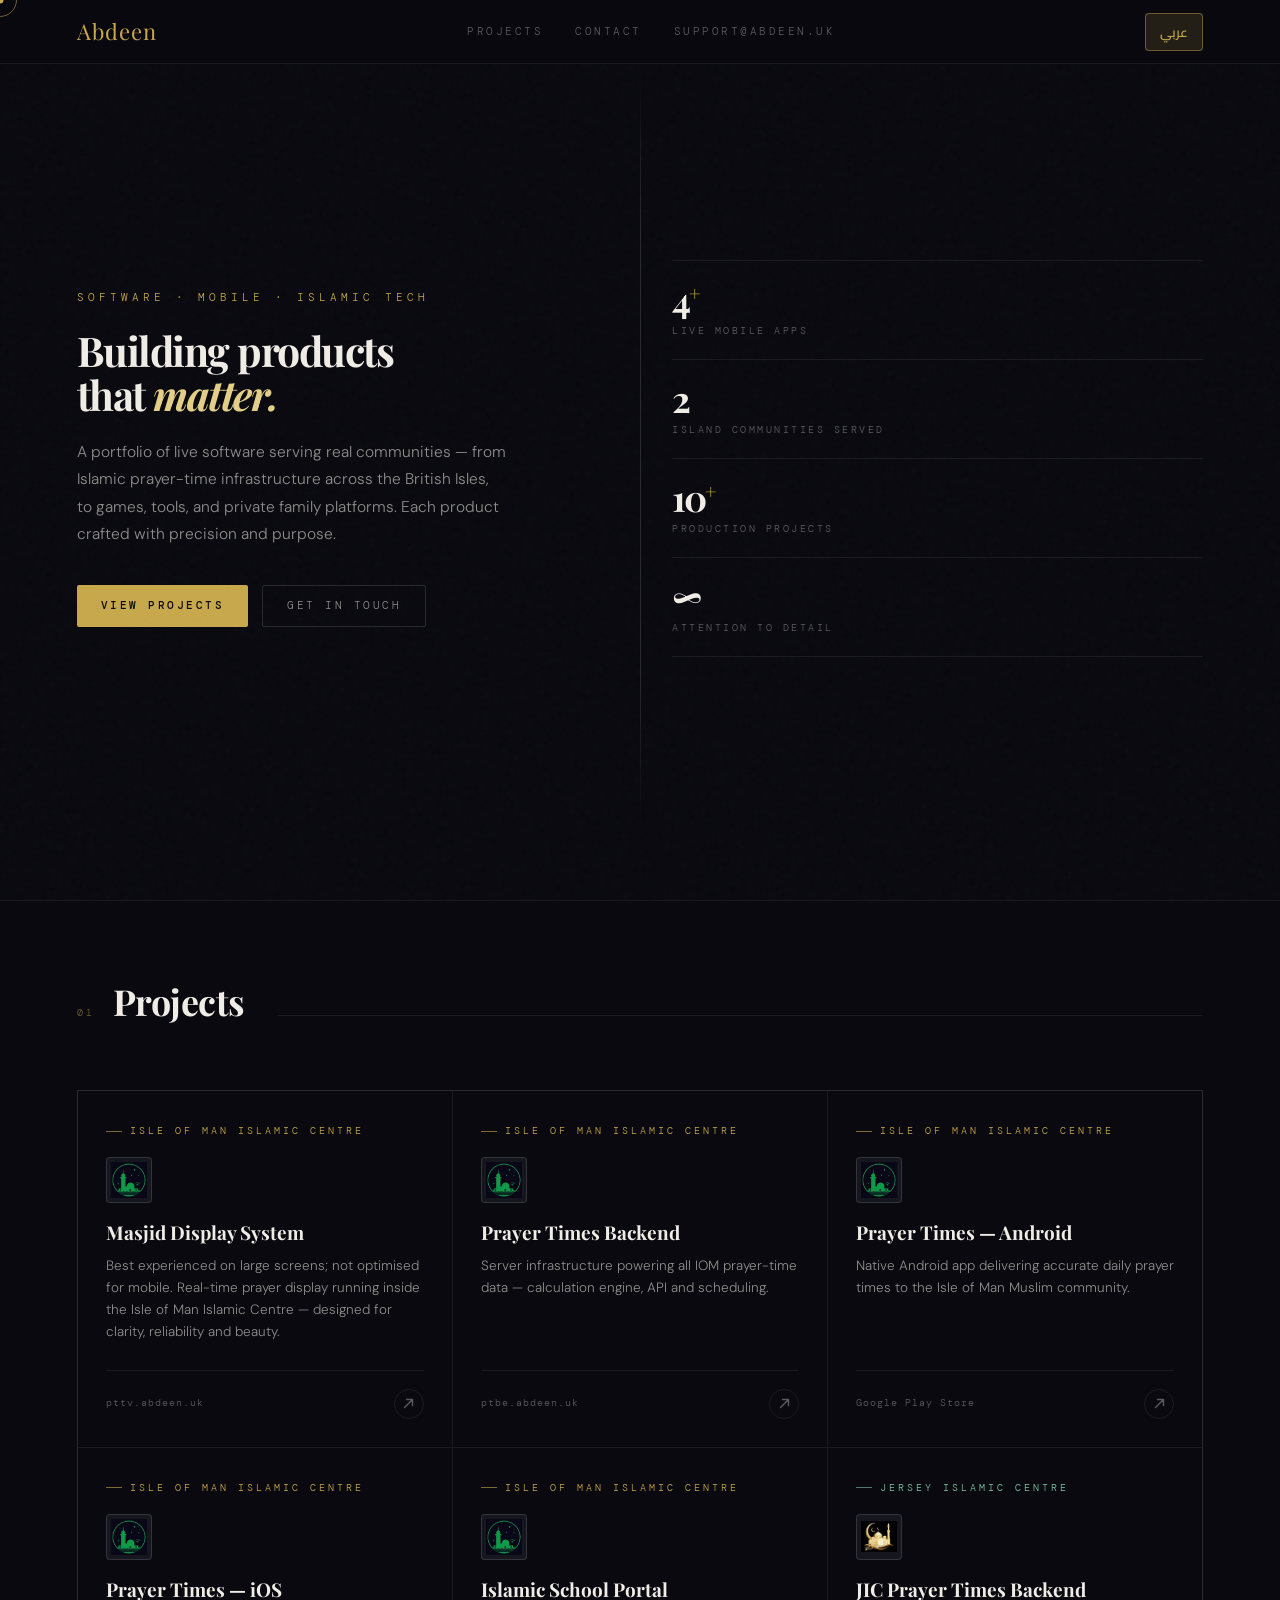
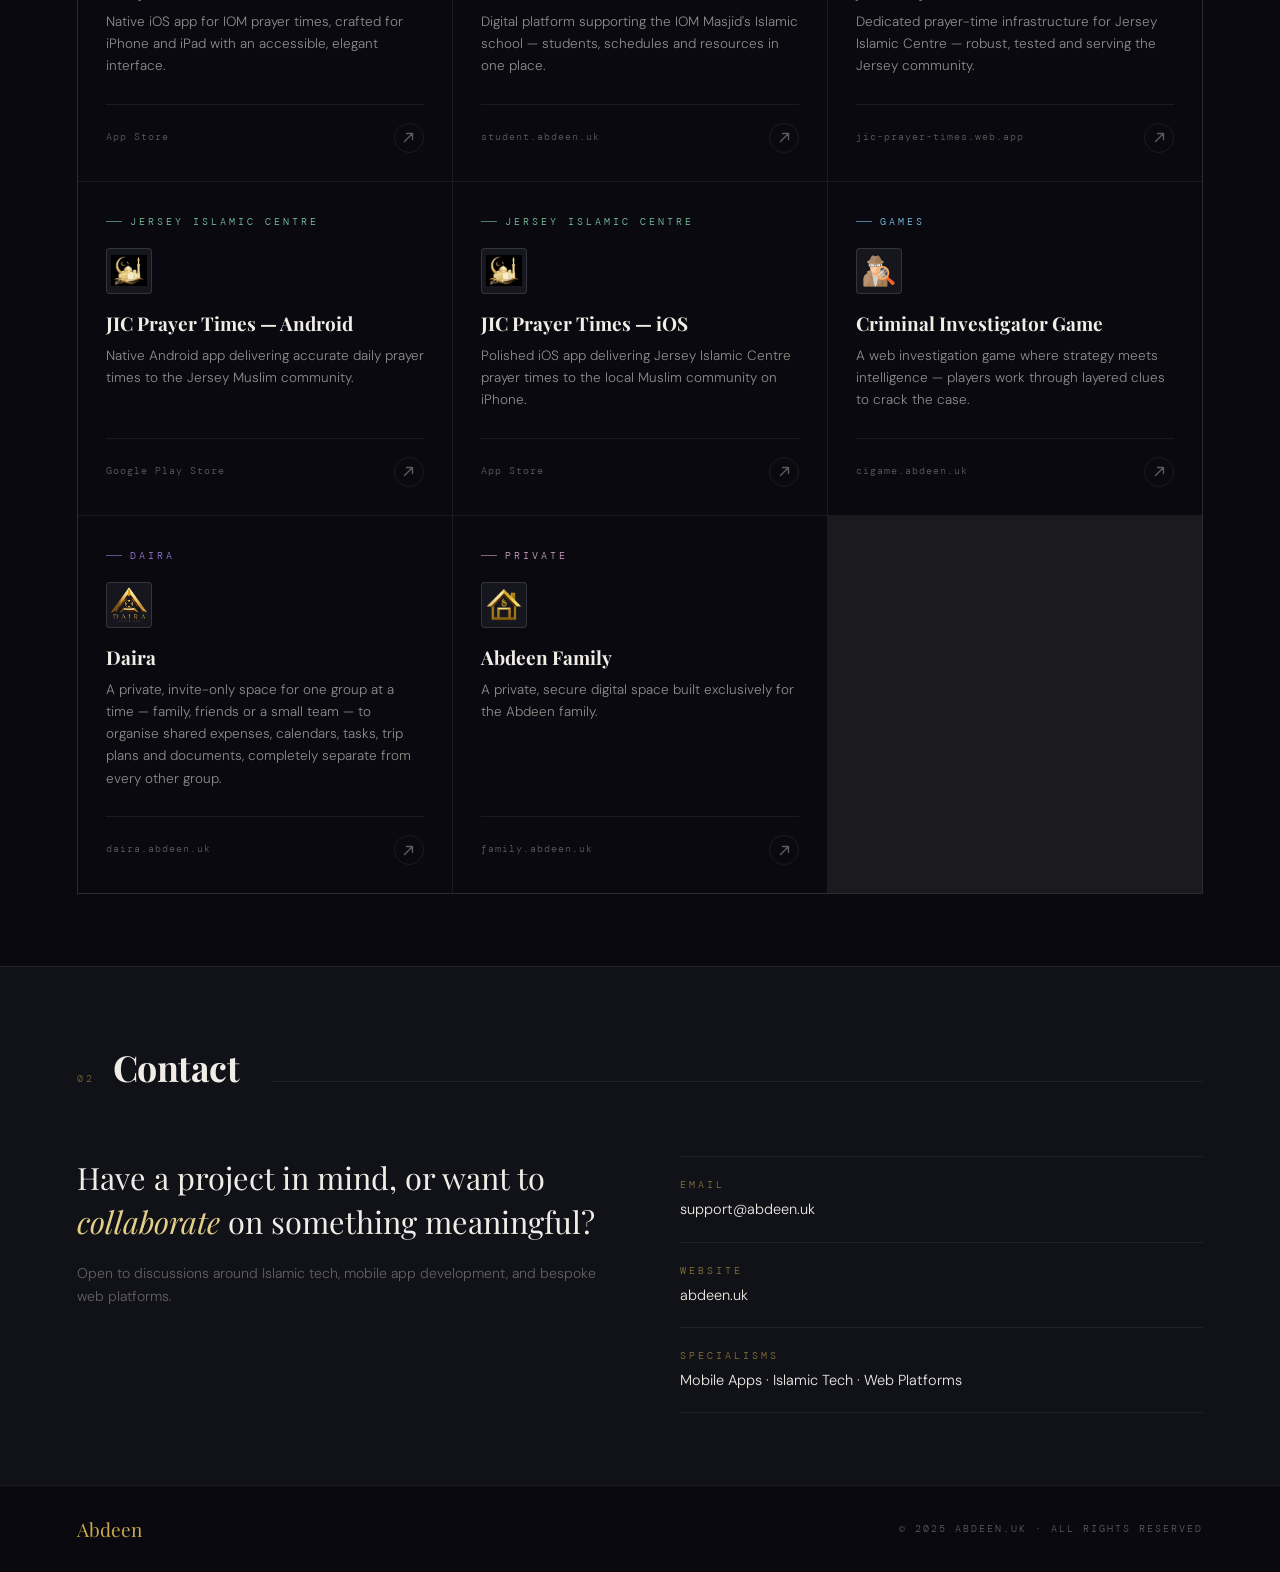
<file: index.html>
<!DOCTYPE html>
<html lang="en" dir="ltr">
<head>
  <meta charset="UTF-8">
  <meta name="viewport" content="width=device-width, initial-scale=1.0">
  <title>Abdeen — Digital Portfolio</title>

  <!-- Fonts -->
  <link rel="preconnect" href="https://fonts.googleapis.com">
  <link
    href="https://fonts.googleapis.com/css2?family=Playfair+Display:ital,wght@0,400;0,700;1,400&family=DM+Sans:wght@300;400;500&family=DM+Mono:wght@400;500&family=Cairo:wght@300;400;500;600;700&display=swap"
    rel="stylesheet"
  >

  <!-- Styles -->
  <link rel="stylesheet" href="css/styles.css">
  <link rel="icon" type="image/png" href="assets/images/abdeen-uk.png">
</head>
<body>

  <!-- ══ Custom Cursor ══════════════════════ -->
  <div id="cur"><div id="cur-dot"></div></div>
  <div id="cur-ring"></div>

  <!-- ══ Navigation ════════════════════════ -->
  <nav>
    <a class="nav-logo" href="#">Abdeen</a>
    <div class="nav-links">
      <a href="#projects" data-i18n="nav.projects">Projects</a>
      <a href="#contact-section" data-i18n="nav.contact">Contact</a>
      <a href="mailto:support@abdeen.uk">support@abdeen.uk</a>
    </div>
    <button class="lang-toggle" id="lang-toggle">عربي</button>
  </nav>

  <!-- ══ Hero ══════════════════════════════ -->
  <section id="hero">
    <div class="hero-vline"></div>

    <div class="hero-left">

      <p class="hero-eyebrow" data-i18n="hero.eyebrow">Software · Mobile · Islamic Tech</p>

      <h1 class="hero-title" data-i18n-html="hero.title">
        Building products<br>that <em>matter.</em>
      </h1>

      <p class="hero-sub" data-i18n="hero.sub">
        A portfolio of live software serving real communities — from Islamic
        prayer-time infrastructure across the British Isles, to games, tools,
        and private family platforms. Each product crafted with precision and
        purpose.
      </p>

      <div class="hero-ctas">
        <a href="#projects" class="btn btn-primary" data-i18n="hero.cta.primary">View Projects</a>
        <a href="mailto:support@abdeen.uk" class="btn btn-ghost" data-i18n="hero.cta.ghost">Get in Touch</a>
      </div>

    </div><!-- /hero-left -->

    <!-- Stats panel -->
    <div class="hero-stats">
      <div class="stat-item">
        <div class="stat-num">4<sup>+</sup></div>
        <div class="stat-label" data-i18n="stat.apps">Live mobile apps</div>
      </div>
      <div class="stat-item">
        <div class="stat-num">2</div>
        <div class="stat-label" data-i18n="stat.communities">Island communities served</div>
      </div>
      <div class="stat-item">
        <div class="stat-num">10<sup>+</sup></div>
        <div class="stat-label" data-i18n="stat.projects">Production projects</div>
      </div>
      <div class="stat-item">
        <div class="stat-num" style="font-size:36px;letter-spacing:0">∞</div>
        <div class="stat-label" data-i18n="stat.detail">Attention to detail</div>
      </div>
    </div><!-- /hero-stats -->

  </section><!-- /hero -->

  <!-- ══ Projects ═══════════════════════════ -->
  <section id="projects">
    <div class="sec-hdr reveal">
      <span class="sec-num">01</span>
      <h2 class="sec-title" data-i18n="sec.projects">Projects</h2>
      <div class="sec-rule"></div>
    </div>

    <!-- Cards injected here by main.js -->
    <div class="proj-grid" id="proj-grid"></div>
  </section>

  <!-- ══ Contact ════════════════════════════ -->
  <section id="contact-section">
    <div class="sec-hdr reveal">
      <span class="sec-num">02</span>
      <h2 class="sec-title" data-i18n="sec.contact">Contact</h2>
      <div class="sec-rule"></div>
    </div>

    <div class="contact-inner">
      <div class="reveal">
        <div class="contact-tagline" data-i18n-html="contact.tagline">
          Have a project in mind, or want to
          <em>collaborate</em> on something meaningful?
        </div>
        <p class="contact-note" data-i18n="contact.note">
          Open to discussions around Islamic tech, mobile app development, and
          bespoke web platforms.
        </p>
      </div>

      <div class="contact-rows reveal">
        <div class="contact-row">
          <div class="contact-lbl" data-i18n="contact.lbl.email">Email</div>
          <div class="contact-val">
            <a href="mailto:support@abdeen.uk">support@abdeen.uk</a>
          </div>
        </div>
        <div class="contact-row">
          <div class="contact-lbl" data-i18n="contact.lbl.website">Website</div>
          <div class="contact-val">
            <a href="https://abdeen.uk" target="_blank" rel="noopener">abdeen.uk</a>
          </div>
        </div>
        <div class="contact-row">
          <div class="contact-lbl" data-i18n="contact.lbl.specialisms">Specialisms</div>
          <div class="contact-val" data-i18n="contact.val.specialisms">Mobile Apps · Islamic Tech · Web Platforms</div>
        </div>
      </div>
    </div>
  </section><!-- /contact -->

  <!-- ══ Footer ════════════════════════════ -->
  <footer>
    <div class="footer-brand">Abdeen</div>
    <div class="footer-copy" data-i18n="footer.copy">&copy; 2025 abdeen.uk &middot; All rights reserved</div>
  </footer>

  <!-- Scripts (ES module so imports work in the browser) -->
  <script type="module" src="js/main.js"></script>

</body>
</html>
</file>
<file: css/styles.css>
/* ══════════════════════════════════════════
   Abdeen — Digital Portfolio
   styles.css
   ══════════════════════════════════════════ */

/* ── Design Tokens ──────────────────────── */
:root {
  --ink:       #09090f;
  --ink2:      #111118;
  --surface:   #16161f;
  --border:    rgba(255, 255, 255, 0.07);
  --border2:   rgba(255, 255, 255, 0.13);
  --gold:      #c8a84b;
  --gold-lt:   #e4cf88;
  --gold-dim:  rgba(200, 168, 75, 0.14);
  --white:     #f0ede6;
  --muted:     rgba(240, 237, 230, 0.36);
  --muted2:    rgba(240, 237, 230, 0.58);
}

/* ── Reset ──────────────────────────────── */
*,
*::before,
*::after {
  box-sizing: border-box;
  margin: 0;
  padding: 0;
}

html {
  scroll-behavior: smooth;
}

body {
  background: var(--ink);
  color: var(--white);
  font-family: 'DM Sans', sans-serif;
  font-weight: 300;
  line-height: 1.6;
  overflow-x: hidden;
  cursor: none;
}

/* ── Grain Overlay ──────────────────────── */
body::after {
  content: '';
  position: fixed;
  inset: 0;
  z-index: 0;
  pointer-events: none;
  background-image: url("data:image/svg+xml,%3Csvg viewBox='0 0 200 200' xmlns='http://www.w3.org/2000/svg'%3E%3Cfilter id='n'%3E%3CfeTurbulence type='fractalNoise' baseFrequency='0.75' numOctaves='4' stitchTiles='stitch'/%3E%3C/filter%3E%3Crect width='100%25' height='100%25' filter='url(%23n)' opacity='0.035'/%3E%3C/svg%3E");
  opacity: 0.6;
}

/* ── Custom Cursor ──────────────────────── */
#cur {
  position: fixed;
  pointer-events: none;
  z-index: 9999;
}

#cur-dot {
  width: 7px;
  height: 7px;
  background: var(--gold);
  border-radius: 50%;
  transform: translate(-50%, -50%);
  transition: transform 0.15s;
}

#cur-ring {
  position: fixed;
  pointer-events: none;
  z-index: 9998;
  width: 34px;
  height: 34px;
  border-radius: 50%;
  border: 1px solid rgba(200, 168, 75, 0.55);
  transform: translate(-50%, -50%);
  transition: width 0.3s ease, height 0.3s ease;
}

body:has(a:hover) #cur-ring,
body:has(button:hover) #cur-ring {
  width: 54px;
  height: 54px;
}

/* ── Navigation ─────────────────────────── */
nav {
  position: fixed;
  top: 0;
  left: 0;
  right: 0;
  z-index: 100;
  display: flex;
  align-items: center;
  justify-content: space-between;
  padding: 0 max(6vw, calc((100% - 1280px) / 2));
  height: 64px;
  background: rgba(9, 9, 15, 0.82);
  backdrop-filter: blur(16px);
  border-bottom: 1px solid var(--border);
}

.nav-logo {
  font-family: 'Playfair Display', serif;
  font-size: 22px;
  color: var(--gold);
  letter-spacing: 1px;
  text-decoration: none;
  cursor: none;
}

.nav-links {
  display: flex;
  gap: 32px;
}

.nav-links a {
  font-family: 'DM Mono', monospace;
  font-size: 11px;
  letter-spacing: 2.5px;
  text-transform: uppercase;
  color: var(--muted);
  text-decoration: none;
  cursor: none;
  transition: color 0.2s;
}

.nav-links a:hover {
  color: var(--gold);
}

/* ── Hero ───────────────────────────────── */
#hero {
  min-height: 100vh;
  display: grid;
  grid-template-columns: 1fr 1fr;
  align-items: center;
  padding: 100px max(6vw, calc((100% - 1280px) / 2)) 80px;
  gap: 64px;
  position: relative;
}

.hero-vline {
  position: absolute;
  top: 80px;
  bottom: 80px;
  left: 50%;
  width: 1px;
  background: linear-gradient(
    to bottom,
    transparent,
    var(--border2) 20%,
    var(--border2) 80%,
    transparent
  );
}

/* Eyebrow text */
.hero-eyebrow {
  font-family: 'DM Mono', monospace;
  font-size: 11px;
  letter-spacing: 4px;
  color: var(--gold);
  text-transform: uppercase;
  margin-bottom: 22px;
  opacity: 0;
  animation: fadeUp 0.8s 0.25s ease forwards;
}

/* Headline */
h1.hero-title {
  font-family: 'Playfair Display', serif;
  font-weight: 700;
  font-size: clamp(38px, 3.2vw, 52px);
  line-height: 1.07;
  letter-spacing: -1.5px;
  opacity: 0;
  animation: fadeUp 0.9s 0.38s ease forwards;
}

h1.hero-title em {
  font-style: italic;
  color: var(--gold-lt);
}

/* Sub-heading */
.hero-sub {
  margin-top: 22px;
  max-width: 430px;
  font-size: 15.5px;
  line-height: 1.78;
  color: var(--muted2);
  opacity: 0;
  animation: fadeUp 0.9s 0.52s ease forwards;
}

/* CTAs */
.hero-ctas {
  display: flex;
  gap: 14px;
  margin-top: 36px;
  flex-wrap: wrap;
  opacity: 0;
  animation: fadeUp 0.9s 0.65s ease forwards;
}

/* ── Buttons ────────────────────────────── */
.btn {
  display: inline-flex;
  align-items: center;
  gap: 8px;
  padding: 11px 24px;
  border-radius: 2px;
  font-size: 11px;
  font-family: 'DM Mono', monospace;
  letter-spacing: 2.5px;
  text-transform: uppercase;
  text-decoration: none;
  cursor: none;
  transition: all 0.22s;
}

.btn-primary {
  background: var(--gold);
  color: var(--ink);
  font-weight: 500;
}

.btn-primary:hover {
  background: var(--gold-lt);
}

.btn-ghost {
  border: 1px solid var(--border2);
  color: var(--muted2);
}

.btn-ghost:hover {
  border-color: var(--gold);
  color: var(--gold);
}

/* ── Hero Stats Panel ───────────────────── */
.hero-stats {
  display: flex;
  flex-direction: column;
  opacity: 0;
  animation: fadeUp 1s 0.5s ease forwards;
}

.stat-item {
  padding: 26px 0;
  border-bottom: 1px solid var(--border);
}

.stat-item:first-child {
  border-top: 1px solid var(--border);
}

.stat-num {
  font-family: 'Playfair Display', serif;
  font-size: 44px;
  font-weight: 700;
  color: var(--white);
  line-height: 1;
  letter-spacing: -2px;
}

.stat-num sup {
  font-size: 20px;
  color: var(--gold);
  letter-spacing: 0;
  vertical-align: super;
}

.stat-label {
  font-family: 'DM Mono', monospace;
  font-size: 10px;
  letter-spacing: 2.5px;
  color: var(--muted);
  text-transform: uppercase;
  margin-top: 6px;
}

/* ── Section Base ───────────────────────── */
section {
  position: relative;
  padding: 96px max(6vw, calc((100% - 1280px) / 2));
}

section + section {
  border-top: 1px solid var(--border);
}

.sec-hdr {
  display: flex;
  align-items: baseline;
  gap: 18px;
  margin-bottom: 60px;
}

.sec-num {
  font-family: 'DM Mono', monospace;
  font-size: 10px;
  letter-spacing: 3px;
  color: var(--gold);
  opacity: 0.55;
}

.sec-title {
  font-family: 'Playfair Display', serif;
  font-size: clamp(26px, 2.8vw, 40px);
  font-weight: 700;
  letter-spacing: -0.5px;
}

.sec-rule {
  flex: 1;
  height: 1px;
  background: var(--border);
  margin-left: 14px;
}

/* ── Project Grid ───────────────────────── */
.proj-grid {
  display: grid;
  grid-template-columns: repeat(auto-fill, minmax(300px, 1fr));
  gap: 1px;
  background: var(--border);
  border: 1px solid var(--border);
}

.proj-card {
  background: var(--ink);
  padding: 32px 28px 28px;
  text-decoration: none;
  color: inherit;
  display: flex;
  flex-direction: column;
  position: relative;
  overflow: hidden;
  cursor: none;
  transition: background 0.3s;
}

.proj-card::before {
  content: '';
  position: absolute;
  inset: 0;
  background: linear-gradient(140deg, var(--gold-dim), transparent 55%);
  opacity: 0;
  transition: opacity 0.4s;
}

.proj-card:hover {
  background: var(--ink2);
}

.proj-card:hover::before {
  opacity: 1;
}

/* Card internals */
.card-group {
  font-family: 'DM Mono', monospace;
  font-size: 10px;
  letter-spacing: 3px;
  text-transform: uppercase;
  margin-bottom: 18px;
  display: flex;
  align-items: center;
  gap: 8px;
}

.card-group::before {
  content: '';
  display: block;
  width: 16px;
  height: 1px;
  opacity: 0.6;
  background: currentColor;
}

.card-icon {
  width: 46px;
  height: 46px;
  margin-bottom: 18px;
  display: flex;
  align-items: center;
  justify-content: center;
  border-radius: 4px;
  background: var(--surface);
  border: 1px solid var(--border2);
  overflow: hidden;
  flex-shrink: 0;
}

.card-icon img {
  width: 36px;
  height: 36px;
  object-fit: contain;
  display: block;
}

.card-icon svg {
  width: 24px;
  height: 24px;
  display: block;
}

.card-title {
  font-family: 'Playfair Display', serif;
  font-size: 19px;
  font-weight: 700;
  color: var(--white);
  line-height: 1.22;
  margin-bottom: 10px;
  transition: color 0.22s;
}

.proj-card:hover .card-title {
  color: var(--gold-lt);
}

.card-desc {
  font-size: 13.5px;
  color: var(--muted2);
  line-height: 1.65;
  flex: 1;
}

.card-footer {
  display: flex;
  align-items: center;
  justify-content: space-between;
  margin-top: 26px;
  padding-top: 18px;
  border-top: 1px solid var(--border);
}

.card-url {
  font-family: 'DM Mono', monospace;
  font-size: 9.5px;
  letter-spacing: 1px;
  color: var(--muted);
}

.card-arrow {
  width: 30px;
  height: 30px;
  display: flex;
  align-items: center;
  justify-content: center;
  border: 1px solid var(--border);
  border-radius: 50%;
  color: var(--muted);
  transition: all 0.22s;
  flex-shrink: 0;
}

.proj-card:hover .card-arrow {
  border-color: var(--gold);
  color: var(--gold);
  transform: translate(2px, -2px);
}

/* ── Contact Section ────────────────────── */
#contact-section {
  background: var(--ink2);
}

.contact-inner {
  display: grid;
  grid-template-columns: 1fr 1fr;
  gap: 80px;
  align-items: start;
}

.contact-tagline {
  font-family: 'Playfair Display', serif;
  font-size: clamp(22px, 2.4vw, 34px);
  font-weight: 400;
  line-height: 1.42;
  color: var(--white);
}

.contact-tagline em {
  font-style: italic;
  color: var(--gold-lt);
}

.contact-note {
  font-size: 14px;
  color: var(--muted);
  margin-top: 18px;
  line-height: 1.7;
}

.contact-rows {
  display: flex;
  flex-direction: column;
}

.contact-row {
  padding: 20px 0;
  border-bottom: 1px solid var(--border);
}

.contact-row:first-child {
  border-top: 1px solid var(--border);
}

.contact-lbl {
  font-family: 'DM Mono', monospace;
  font-size: 10px;
  letter-spacing: 3px;
  text-transform: uppercase;
  color: var(--gold);
  opacity: 0.65;
  margin-bottom: 5px;
}

.contact-val {
  font-size: 14.5px;
  color: var(--white);
}

.contact-val a {
  color: var(--white);
  text-decoration: none;
  cursor: none;
  transition: color 0.2s;
}

.contact-val a:hover {
  color: var(--gold-lt);
}

/* ── Footer ─────────────────────────────── */
footer {
  padding: 28px max(6vw, calc((100% - 1280px) / 2));
  border-top: 1px solid var(--border);
  display: flex;
  align-items: center;
  justify-content: space-between;
}

.footer-brand {
  font-family: 'Playfair Display', serif;
  font-size: 19px;
  color: var(--gold);
}

.footer-copy {
  font-family: 'DM Mono', monospace;
  font-size: 10px;
  letter-spacing: 2px;
  color: var(--muted);
  text-transform: uppercase;
}

/* ── Scroll Reveal ──────────────────────── */
.reveal {
  opacity: 0;
  transform: translateY(24px);
  transition: opacity 0.7s ease, transform 0.7s ease;
}

.reveal.in {
  opacity: 1;
  transform: none;
}

/* ── Keyframes ──────────────────────────── */
@keyframes fadeUp {
  from {
    opacity: 0;
    transform: translateY(18px);
  }
  to {
    opacity: 1;
    transform: none;
  }
}

/* ── Language Toggle ────────────────────── */
.lang-toggle {
  font-family: 'Cairo', 'DM Mono', sans-serif;
  font-size: 13px;
  font-weight: 600;
  letter-spacing: 0;
  color: var(--gold);
  background: var(--gold-dim);
  border: 1px solid rgba(200, 168, 75, 0.45);
  border-radius: 4px;
  padding: 6px 14px;
  cursor: none;
  transition: background 0.22s, border-color 0.22s, color 0.22s;
  flex-shrink: 0;
  white-space: nowrap;
}

.lang-toggle:hover {
  background: rgba(200, 168, 75, 0.28);
  border-color: var(--gold);
  color: var(--gold-lt);
}

/* ── RTL / Arabic overrides ─────────────── */
[dir="rtl"] body,
[dir="rtl"] .hero-sub,
[dir="rtl"] .card-desc,
[dir="rtl"] .contact-note,
[dir="rtl"] .contact-val {
  font-family: 'Cairo', sans-serif;
}

[dir="rtl"] h1.hero-title,
[dir="rtl"] .contact-tagline,
[dir="rtl"] .sec-title,
[dir="rtl"] .footer-brand,
[dir="rtl"] .card-title {
  font-family: 'Cairo', sans-serif;
  letter-spacing: 0;
}

[dir="rtl"] .hero-eyebrow,
[dir="rtl"] .nav-links a,
[dir="rtl"] .lang-toggle,
[dir="rtl"] .btn,
[dir="rtl"] .stat-label,
[dir="rtl"] .sec-num,
[dir="rtl"] .card-group,
[dir="rtl"] .card-url,
[dir="rtl"] .contact-lbl,
[dir="rtl"] .footer-copy {
  font-family: 'Cairo', sans-serif;
  letter-spacing: 0;
  text-transform: none;
}

[dir="rtl"] .sec-rule {
  margin-left: 0;
  margin-right: 14px;
}

[dir="rtl"] .proj-card:hover .card-arrow {
  transform: translate(-2px, -2px);
}

/* ── Responsive ─────────────────────────── */
@media (min-width: 1024px) {
  #hero {
    gap: 64px;
    padding-top: 80px;
    padding-bottom: 64px;
  }

  section {
    padding-top: 72px;
    padding-bottom: 72px;
  }

  .stat-num {
    font-size: 36px;
  }

  .stat-item {
    padding: 20px 0;
  }
}

@media (max-width: 768px) {
  #hero {
    grid-template-columns: 1fr;
    padding: 90px 6vw 60px;
    gap: 50px;
  }

  .hero-vline {
    display: none;
  }

  .contact-inner {
    grid-template-columns: 1fr;
    gap: 44px;
  }

  footer {
    flex-direction: column;
    gap: 10px;
    text-align: center;
  }

  .proj-grid {
    grid-template-columns: 1fr;
  }

  nav .nav-links {
    display: none;
  }
}
</file>
